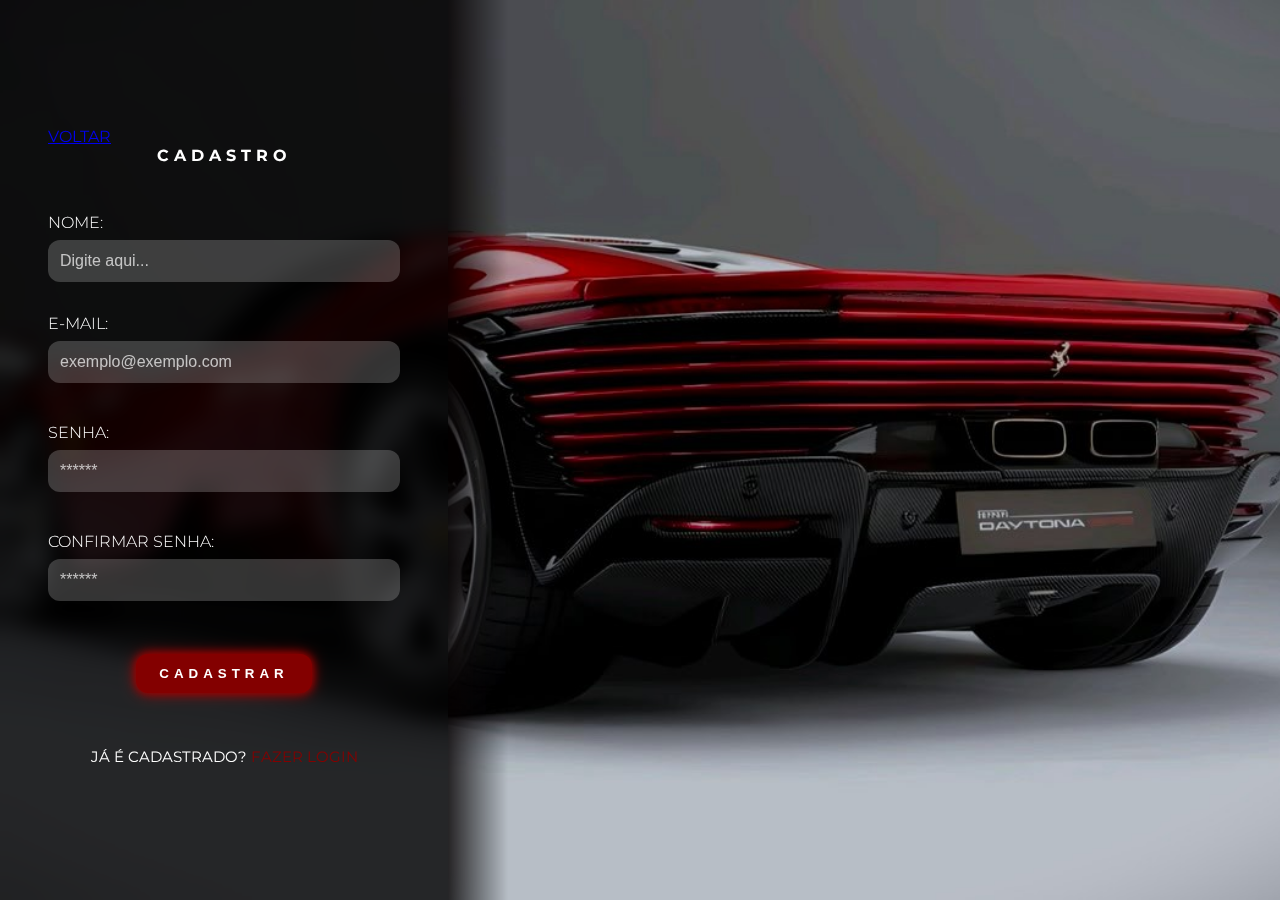
<file: Public/cadastro.html>
<!DOCTYPE html>
<html lang="pt-BR">

<head>
    <meta charset="UTF-8">
    <meta name="viewport" content="width=device-width, initial-scale=1.0">
    <title>Cadastro | MyCavallino</title>
    <link rel="stylesheet" href="./Assets/style/style_cadastro.css">
    <link rel="icon" href="./Assets/img/logoBack.png">
</head>

<body>

    <link href="https://fonts.googleapis.com/css2?family=Montserrat:wght@400;600;700&display=swap" rel="stylesheet">

    <main class="container">

        <section class="form-cadastro">

            <a href="index.html">VOLTAR</a>

            <h4>CADASTRO</h4>

            <div class="campo">
                <p>NOME:</p>
                <input type="text" id="input_name" placeholder="Digite aqui..." class="input-text">
            </div>

            <div class="campo">
                <p>E-MAIL:</p>
                <input type="text" id="input_email" placeholder="exemplo@exemplo.com" class="input-text">
                <div id="msg_email" class="mensagem"></div>
            </div>

            <div class="campo">
                <p>SENHA:</p>
                <input type="password" id="input_senha" placeholder="******" class="input-text"
                    oninput="verificarSenha()">
                <div id="msg_senha" class="mensagem"></div>
            </div>

            <div class="campo">
                <p>CONFIRMAR SENHA:</p>
                <input type="password" id="input_confSenha" placeholder="******" class="input-text"
                    oninput="senhaConf()">
                <div id="msg_confSenha" class="mensagem"></div>
            </div>

            <button class="botao" onclick="cadastrar()">CADASTRAR</button>
            <div id="msg"></div>
            <p class="link-login">JÁ É CADASTRADO?
                <a href="login.html">FAZER LOGIN</a>
            </p>
        </section>
        <div id="mensagem_erro"></div>

    </main>

</body>


</html>

<script>

    function verificarSenha() {
        var senha = document.getElementById('input_senha').value;
        var num = '0123456789';
        var carEsp = '!@#$%&*().';
        var verificar_caracter_esp = 0;
        var verificar_numero = 0;
        var mensagem = ``;

        if (senha.length >= 8) {
            mensagem += `<span style="color: green;">Ter 8 ou mais caracteres</span> <br>`;
        } else {
            mensagem += `<span style="color: red;">Ter 8 ou mais caracteres</span> <br>`;
        }

        if (senha != senha.toLowerCase()) {
            mensagem += `<span style="color: green;">Conter pelo menos 1 caratere maiúsculo</span> <br>`;
        } else {
            mensagem += `<span style="color: red;">Conter pelo menos 1 caratere maiúsculo</span> <br>`;
        }

        for (var j = 0; j < senha.length; j++) {
            if (carEsp.includes(senha[j])) {
                verificar_caracter_esp = 1;
                j = (senha.length) - 1;
            } else {
                verificar_caracter_esp = 0;
            }
        }

        if (verificar_caracter_esp == 1) {
            mensagem += `<span style="color: green;">Conter pelo menos 1 caractere especial</span> <br>`;
        } else {
            mensagem += `<span style="color: red;">Conter pelo menos 1 caractere especial</span> <br>`;
        }

        for (var i = 0; i < senha.length; i++) {
            if (num.includes(senha[i])) {
                verificar_numero = 1;
                i = (senha.length) - 1;
            } else {
                verificar_numero = 0;
            }
        }

        if (senha.includes(' ')) {
            mensagem += `<span style="color: red;">Não pode conter espaços</span> <br>`;
        }

        if (verificar_numero == 1) {
            mensagem += `<span style="color: green;">Conter pelo menos 1 número</span> <br>`;
        } else {
            mensagem += `<span style="color: red;">Conter pelo menos 1 número</span> <br>`;
        }

        msg.innerHTML = mensagem;
    }

    function senhaConf() {
        var senha = document.getElementById('input_senha').value;
        var confSenha = document.getElementById('input_confSenha').value;
        var mensagem = ``

        if (senha != confSenha) {
            mensagem = `<span style="color: red;">As senhas devem ser iguais</span> <br>`;
        }

        document.getElementById('msg').innerHTML = mensagem;
    }

    function cadastrar() {

        var nomeVar = input_name.value;
        var emailVar = input_email.value;
        var senhaVar = input_senha.value;
        var confirmacaoSenhaVar = input_confSenha.value;

        if (
            nomeVar == "" ||
            emailVar == "" ||
            senhaVar == "" ||
            confirmacaoSenhaVar == ""
        ) {

        } else {

        }

        fetch("/usuarios/cadastrar", {
            method: "POST",
            headers: {
                "Content-Type": "application/json",
            },
            body: JSON.stringify({

                nomeServer: nomeVar,
                emailServer: emailVar,
                senhaServer: senhaVar,
            }),
        })
            .then(function (resposta) {
                console.log("resposta: ", resposta);

                if (resposta.ok) {
                    console.log("Cadastro realizado com sucesso! Redirecionando...");
                    setTimeout(() => {
                        window.location.href = 'login.html';
                    }, 2000);

                } else {
                    throw "Houve um erro ao tentar realizar o cadastro!";
                }
            })
            .catch(function (resposta) {
                console.log(`#ERRO: ${resposta}`);

            });

        return false;

    }
</script>
</file>
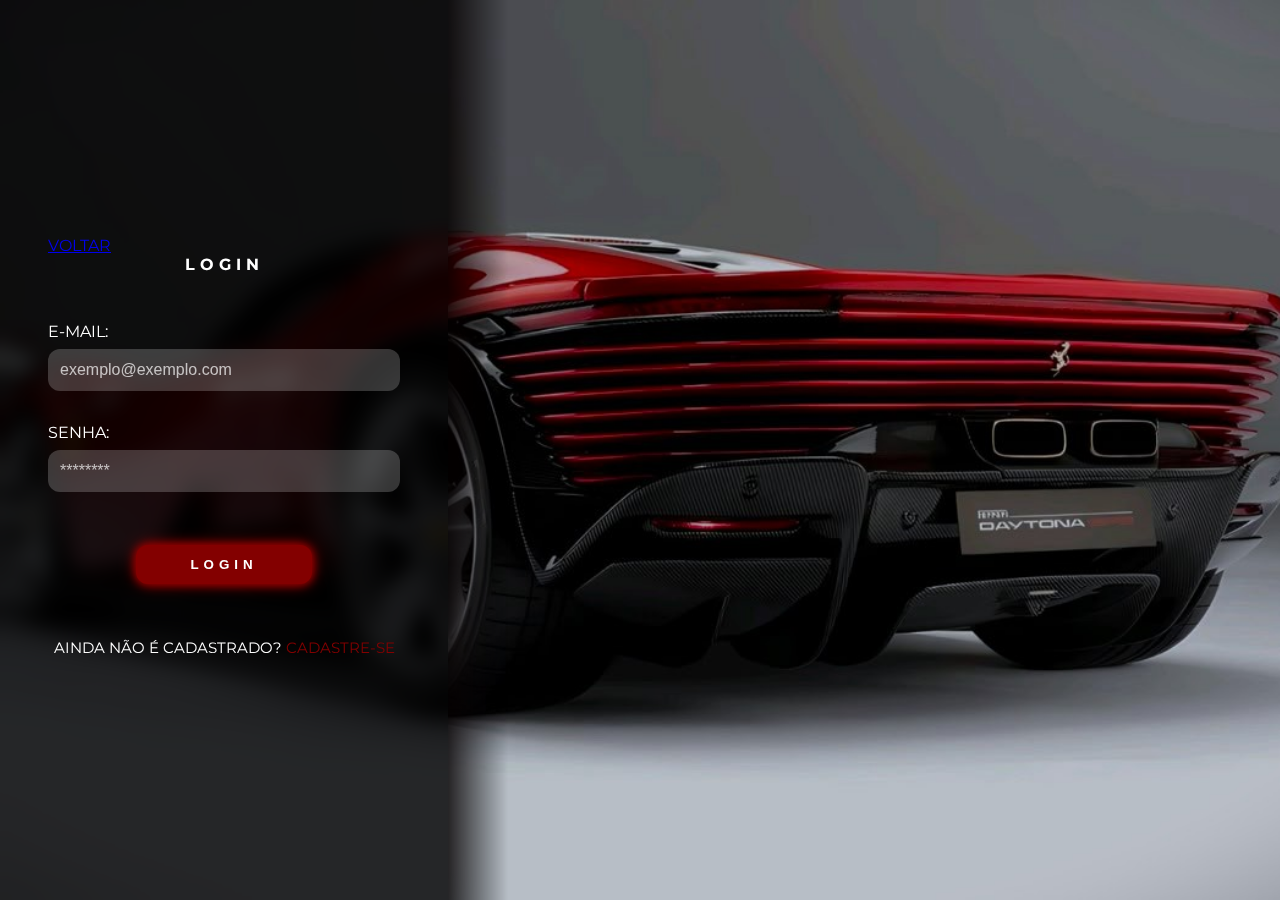
<file: Public/login.html>
<!DOCTYPE html>
<html lang="pt-BR">

<head>
    <meta charset="UTF-8">
    <meta name="viewport" content="width=device-width, initial-scale=1.0">
    <title>Login | MyCavallino</title>
    <link rel="stylesheet" href="./Assets/style/style_login.css">
    <link rel="icon" href="./Assets/img/logoBack.png">
</head>

<body>

    <link href="https://fonts.googleapis.com/css2?family=Montserrat:wght@400;600;700&display=swap" rel="stylesheet">

    <main class='container'>

        <section class='form-login'>

            <a href="index.html">VOLTAR</a>
            
            <h4>LOGIN</h4>
            <div class='campo'>
                <p>E-MAIL:</p>
                <input type='text' id='input_email' placeholder='exemplo@exemplo.com' required>
            </div>

            <div class='campo'>
                <p>SENHA:</p>
                <input type='password' id='input_senha' placeholder='********' required>
            </div>

            <div id='msg' class='mensagem'></div>
            <button class='botao' onclick='entrar()'>LOGIN</button>
            <p class='link-cadastro'>AINDA NÃO É CADASTRADO?
                <a href="cadastro.html">CADASTRE-SE</a>
            </p>
        </section>

    </main>

</body>

</html>

<script>


    function entrar() {

        var emailVar = input_email.value;
        var senhaVar = input_senha.value;

        if (emailVar == "" || senhaVar == "") {
            console.log("Mensagem de erro para todos os campos em branco");
            return false;
        }
        console.log("FORM LOGIN: ", emailVar);
        console.log("FORM SENHA: ", senhaVar);

        fetch("/usuarios/autenticar", {
            method: "POST",
            headers: {
                "Content-Type": "application/json"
            },
            body: JSON.stringify({
                emailServer: emailVar,
                senhaServer: senhaVar
            })
        }).then(function (resposta) {
            console.log("ESTOU NO THEN DO entrar()!")

            if (resposta.ok) {
                console.log(resposta);

                resposta.json().then(json => {
                    console.log(json);
                    console.log(JSON.stringify(json));
                    sessionStorage.EMAIL_USUARIO = json.email;
                    sessionStorage.NOME_USUARIO = json.nome;
                    sessionStorage.ID_USUARIO = json.id;

                    setTimeout(function () {
                        window.location = "pagina.html";
                    }, 1000); 

                });

            } else {

                alert("Houve um erro ao tentar realizar o login!");

                resposta.text().then(texto => {
                    console.error(texto);
                });
            }

        }).catch(function (erro) {
            console.log(erro);
        })

        return false;
    }

</script>
</file>
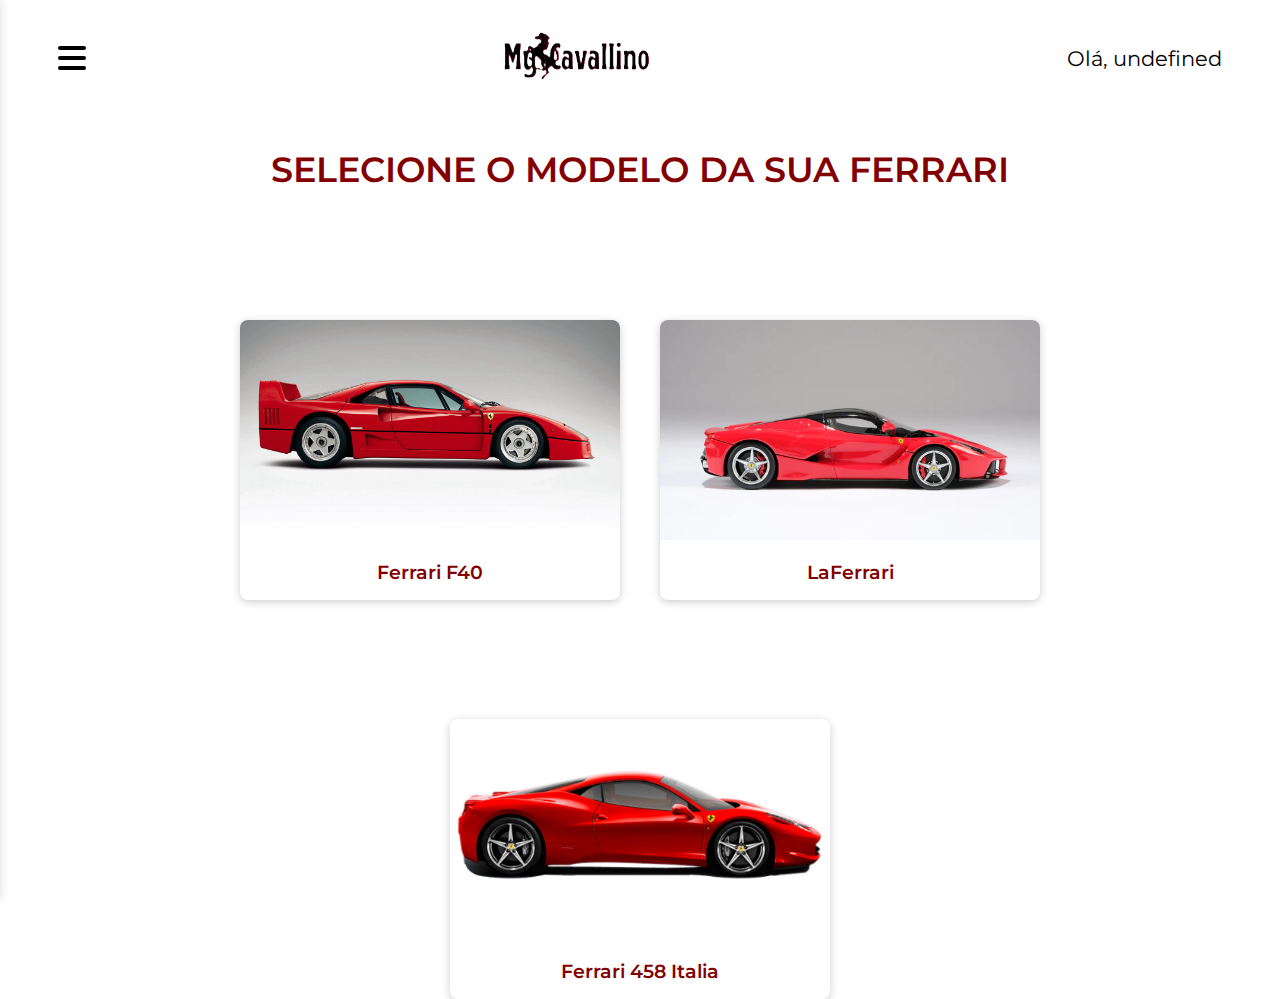
<file: Public/pagina.html>
<!DOCTYPE html>
<html lang="en">

<head>
    <meta charset="UTF-8" />
    <meta name="viewport" content="width=device-width, initial-scale=1.0" />
    <title>MyCavallino | Modelos</title>
    <link rel="stylesheet" href="./Assets/style/style_pagina.css" />
    <link href="https://fonts.googleapis.com/css2?family=Montserrat:wght@400;600;700&display=swap" rel="stylesheet" />
    <link rel="icon" href="./Assets/img/logoBack.png">
</head>

<body>

    <header class="topo">

        <div class="menu-container">
            <a href="#menu" id="toggle"><span></span></a>

            <div id="menu">
                <ul>
                    <li><a href="./dashboard.html">MÉTRICAS</a></li>
                    <li><a href="./garagem.html">GARAGEM</a></li>
                    <li><a onClick="sessionStorage.clear()" href="./login.html">SAIR</a></li>
                </ul>
            </div>
        </div>

        <div class="logo-centro">
            <img src="./Assets/img/MyPagina(4).png" alt="Logo MyCavallino" />
        </div>

        <div class="saudacao">
            <p>Olá, <span id="nome-usuario">Usuário</span></p>
        </div>
    </header>

    <main class="conteudo">
        <p id="titulo-modelos">SELECIONE O MODELO DA SUA FERRARI</p>

        <div class="cards-container">
            <div class="card-modelo">
                <a onclick="escolherModelo(1, 'F40')">
                    <img src="./Assets/img/F40/lateral-direita/vermelha.jpg" alt="Ferrari F40" />
                </a>
                <p>Ferrari F40</p>
            </div>

            <div class="card-modelo">
                <a onclick="escolherModelo(2, 'La Ferrari')">
                    <img src="./Assets/img/La Ferrari/lateral-direita/vermelha.jpg" alt="Ferrari LaFerrari" />
                </a>
                <p>LaFerrari</p>
            </div>

            <div class="card-modelo">
                <a onclick="escolherModelo(3, '458 italia')">
                    <img src="./Assets/img/458 italia/lateral-direita/vermelha.jpg" alt="Ferrari italia" />
                </a>
                <p>Ferrari 458 Italia</p>
            </div>
        </div>
    </main>
</body>

</html>

<script>

    const toggle = document.getElementById('toggle');
    const menuContainer = toggle.parentElement;

    toggle.addEventListener('click', function (e) {
        e.preventDefault();
        toggle.classList.toggle('on');
        menuContainer.classList.toggle('on');
    });

    document.addEventListener('click', function (e) {
        const isClickInside = menuContainer.contains(e.target);
        if (!isClickInside && menuContainer.classList.contains('on')) {
            toggle.classList.remove('on');
            menuContainer.classList.remove('on');
        }
    });

    document.getElementById("nome-usuario").textContent = `${sessionStorage.NOME_USUARIO}`;

    function escolherModelo(carro_id, modelo) {

        window.location = `modificacao.html?carro_id=${carro_id}&modelo=${modelo}`;
    }

</script>
</file>
<file: Public/Assets/style/style_cadastro.css>
* {
  margin: 0;
  padding: 0;
  box-sizing: border-box;
}

body {
  height: 100%;
  font-family: 'Montserrat', sans-serif;
  background: url('../img/FERRARI.jpg') no-repeat center center fixed;
  background-size: cover;
  display: flex;
  justify-content: flex-start;
  align-items: center;
}

/* Container geral */
.container {
  display: flex;
  width: 100%;
  height: 100vh;
}

/* Formulário de cadastro */
.form-cadastro {
  width: 35%;
  background: rgba(0, 0, 0, 0.8);
  backdrop-filter: blur(10px);
  padding: 3rem;
  display: flex;
  flex-direction: column;
  justify-content: center;
  z-index: 1;
  position: relative;
  transition: 0.4s ease-in-out;
  box-shadow: 0 0 40px rgba(255, 0, 0, 0.1);
}

/* Gradiente de transição entre cadastro e imagem */
.form-cadastro::after {
  content: "";
  position: absolute;
  right: -60px;
  top: 0;
  width: 60px;
  height: 100%;
  background: linear-gradient(to right, rgba(0, 0, 0, 0.8), rgba(0, 0, 0, 0));
}

.form-cadastro h4 {
  text-align: center;
  color: #fff;
  margin-bottom: 3rem;
  font-weight: 600px;
  letter-spacing: 5px;
}

/* Títulos dos campos */
.campo p {
  color: #fff;
  margin-bottom: 0.5rem;
  font-weight: 300;
}

/* Inputs estilizados */
input {
  width: 100%;
  padding: 0.75rem;
  border-radius: 0.75rem;
  border: none;
  background: rgba(255, 255, 255, 0.2);
  color: #fff;
  font-size: 1rem;
  outline: none;
  transition: 0.3s;
}

input::placeholder {
  color: rgba(255, 255, 255, 0.7);
}

/* Espaço entre os campos */
.campo {
  margin-bottom: 2rem;
}

/* Botão com efeito LED */
.botao {
  width: 50%;
  align-self: center;
  margin-top: 0.8rem;
  padding: 0.75rem;
  border: none;
  background-color: #830000;
  color: #fff;
  font-weight: bold;
  letter-spacing: 5px;
  border-radius: 0.75rem;
  cursor: pointer;
  transition: 0.3s ease;
  box-shadow: 0 0 8px #990000, 0 0 15px #b10101;
}

.botao:hover {
  background-color: #cc0000;
  box-shadow: 0 0 10px #ff0000, 0 0 20px #ff0000;
}

/* Link para login */
.link-login {
  margin-top: 3rem;
  color: white;
  font-size: 0.95rem;
  text-align: center;
}

.link-login a {
  
  color: #830000;
  line-height: 2rem;
  text-decoration: none;
}

.link-login a:hover {
  text-decoration: underline;
}

/* Mensagem personalizada */
.mensagem {
  margin-top: -0.5rem;
  margin-bottom: 1rem;
  color: #830000;
  font-size: 0.9rem;
  text-shadow: 0 0 5px rgba(255, 0, 0, 0.4);
}
</file>
<file: Public/Assets/style/style_login.css>
* {
  margin: 0;
  padding: 0;
  box-sizing: border-box;
}

body {
  height: 100%;
  font-family: 'Montserrat', sans-serif;
  background: url('../img/FERRARI.jpg') no-repeat center center fixed;
  background-size: cover;
  display: flex;
  justify-content: flex-start;
  align-items: center;
}

/* Container geral */
.container {
  display: flex;
  width: 100%;
  height: 100vh;
}

/* Formulário de login */
.form-login {
  width: 35%;
  background: rgba(0, 0, 0, 0.8);
  backdrop-filter: blur(10px);
  padding: 3rem;
  display: flex;
  flex-direction: column;
  justify-content: center;
  z-index: 1;
  position: relative;
  transition: 0.4s ease-in-out;
  box-shadow: 0 0 40px rgba(255, 0, 0, 0.1);
}

.form-login h4 {
  text-align: center;
  color: #fff;
  margin-bottom: 3rem;
  font-weight: 600px;
  letter-spacing: 5px;
}


/* Gradiente de transição entre login e imagem */
.form-login::after {
  content: "";
  position: absolute;
  right: -60px;
  top: 0;
  width: 60px;
  height: 100%;
  background: linear-gradient(to right, rgba(0, 0, 0, 0.8), rgba(0, 0, 0, 0));
}

/* Títulos dos campos */
.campo p {
  color: #fff;
  margin-bottom: 0.5rem;
  font-weight: 300px;
}

/* Inputs estilizados */
input {
  width: 100%;
  padding: 0.75rem;
  border-radius: 0.75rem;
  border: none;
  background: rgba(255, 255, 255, 0.2);
  color: #fff;
  font-size: 1rem;
  outline: none;
  transition: 0.3s;
}

input::placeholder {
  color: rgba(255, 255, 255, 0.7);
}

/* Espaço entre os campos */
.campo {
  margin-bottom: 2rem;
}

/* Botão com efeito LED */
.botao {
  width: 50%;
  align-self: center;
  margin-top: 0.8rem;
  padding: 0.75rem;
  border: none;
  background-color: #830000;
  color: #fff;
  font-weight: bold;
  letter-spacing: 5px;
  border-radius: 0.75rem;
  cursor: pointer;
  transition: 0.3s ease;
  box-shadow: 0 0 8px #990000, 0 0 15px #b10101;
}

.botao:hover {
  background-color: #cc0000;
  box-shadow: 0 0 10px #ff0000, 0 0 20px #ff0000;
}

/* Link para cadastro */
.link-cadastro {
  margin-top: 3rem;
  color: white;
  font-size: 0.95rem;
  text-align: center;
}

.link-cadastro a {
  color: #830000;
  line-height: 2rem;
  text-decoration: none;
}

.link-cadastro a:hover {
  text-decoration: underline;
}

/* Mensagem personalizada */
.mensagem {
  margin-top: -0.5rem;
  margin-bottom: 1rem;
  color: #830000;
  font-size: 0.9rem;
  text-shadow: 0 0 5px rgba(255, 0, 0, 0.4);
}
</file>
<file: Public/Assets/style/style_pagina.css>
* {
    margin: 0;
    padding: 0;
    box-sizing: border-box;
    font-family: 'Montserrat', sans-serif;
}

.topo {
    display: flex;
    justify-content: space-between;
    align-items: center;
    padding: 2rem;
    background-color: #fff;
    color: #000;
    margin-bottom: 2rem;
    margin-left: 2%;
    margin-right: 2%;
}

.logo-centro img {
    height: 3rem;
}

#toggle {
    display: block;
    width: 28px;
    height: 30px;
    cursor: pointer;
    position: relative;
}

#toggle span,
#toggle span:before,
#toggle span:after {
    display: block;
    position: absolute;
    height: 4px;
    width: 100%;
    background-color: #000;
    border-radius: 2px;
    transition: all 0.3s ease-in-out;
}

#toggle span {
    top: 50%;
    transform: translateY(-50%);
}

#toggle span:before {
    content: '';
    top: -10px;
}

#toggle span:after {
    content: '';
    top: 10px;
}

.on span {
    background-color: transparent;
}

.on span:before {
    transform: rotate(45deg);
    top: 0;
}

.on span:after {
    transform: rotate(-45deg);
    top: 0;
}

.menu-container {
    position: relative;
}

#menu {
    position: fixed;
    top: 0;
    left: 0;
    width: 250px;
    height: 100%;
    background-color: #fff;
    box-shadow: 2px 0 8px rgba(0, 0, 0, 0.1);
    padding: 2rem 1.5rem;
    transform: translateX(-100%);
    transition: transform 0.3s ease;
    z-index: 1000;
}

.menu-container.on #menu {
    transform: translateX(0);
}

#menu ul {
    list-style: none;
    display: flex;
    flex-direction: column;
    gap: 2rem;
    padding: 0;
}

#menu li a {
    text-decoration: none;
    color: #000;
    font-size: 1.2rem;
    transition: color 0.3s;
}

#menu li a:hover {
    color: #830000;
}

.saudacao p {
    font-size: 1.3rem;
    color: #000;
}

.conteudo {
    padding: 0 2rem;
    display: flex;
    flex-direction: column;
    align-items: center;
}

#titulo-modelos {
    font-size: 2.2rem;
    font-weight: 600;
    color: #830000;
    text-align: center;
}

.cards-container {
    display: flex;
    justify-content: center;
    flex-wrap: wrap;
    gap: 40px;
    margin-top: 50px;
}

.card-modelo {
    margin-top: 6.5%;
    width: 380px;
    height: auto;
    background: white;
    border-radius: 8px;
    overflow: hidden;
    transition: all 0.3s ease;
    box-shadow: 0 2px 8px rgba(0, 0, 0, 0.2);
    cursor: pointer;
}

.card-modelo img {
    width: 100%;
    height: 220px;
    object-fit: cover;
    
}

.card-modelo p {
    padding: 1rem 0;
    text-align: center;
    color: #830000;
    font-size: 1.2rem;
    font-weight: 600;
    margin: 0;
    border: none;
}

.card-modelo:hover {
    box-shadow: 0 8px 20px rgba(131, 0, 0, 0.3);
    transform: translateY(-5px);
}
</file>
